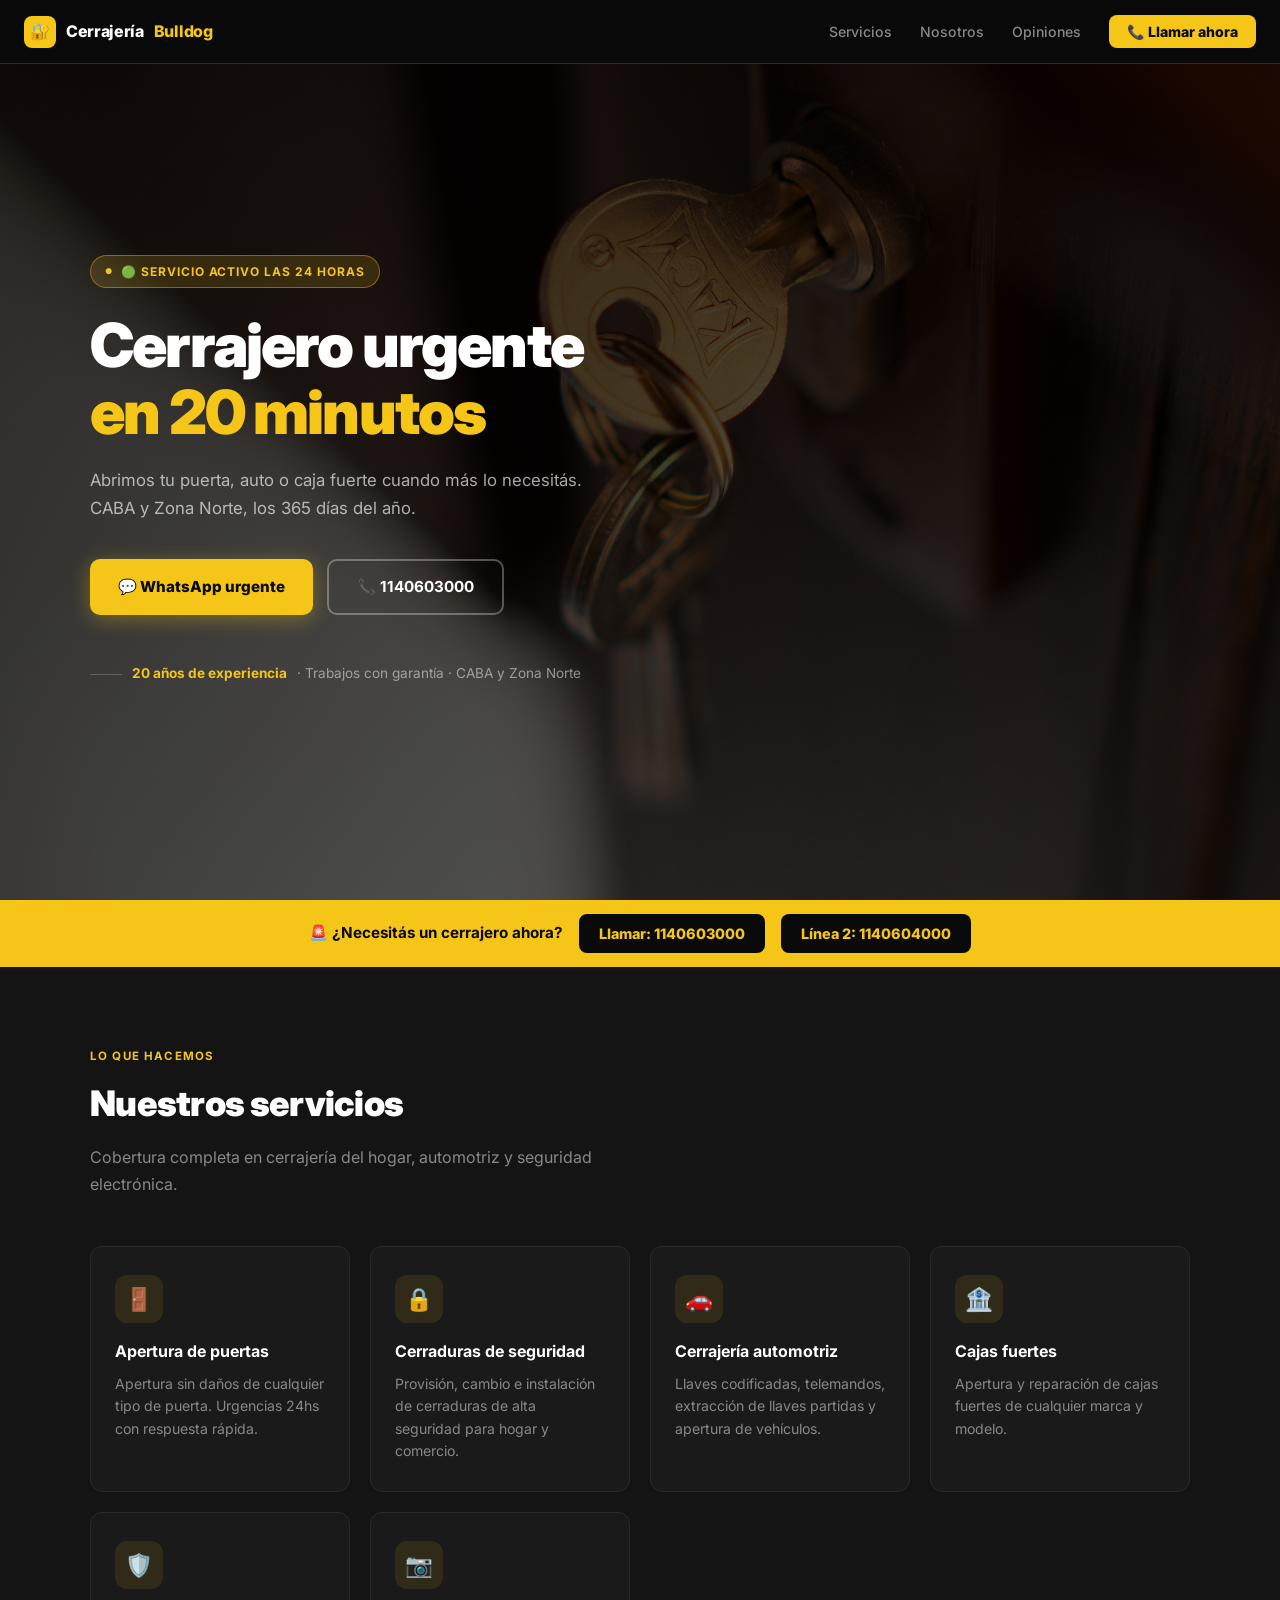
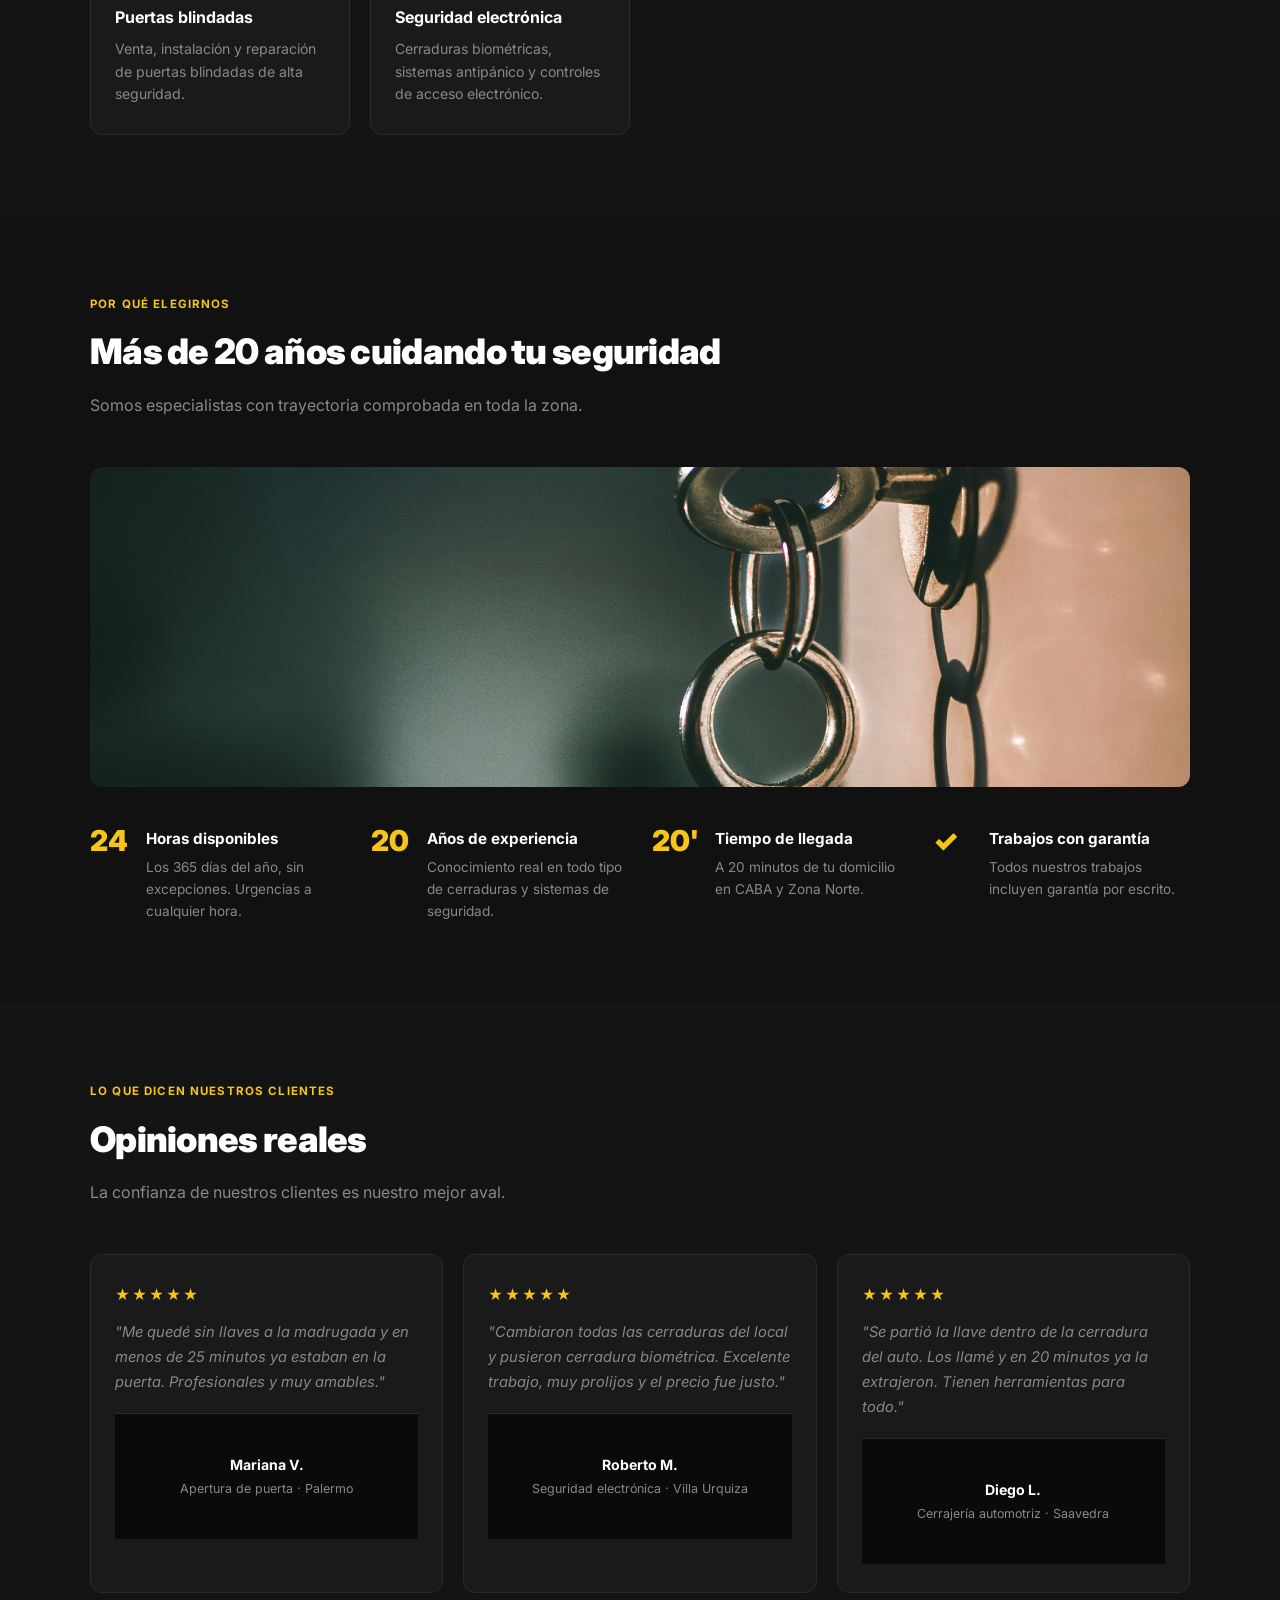
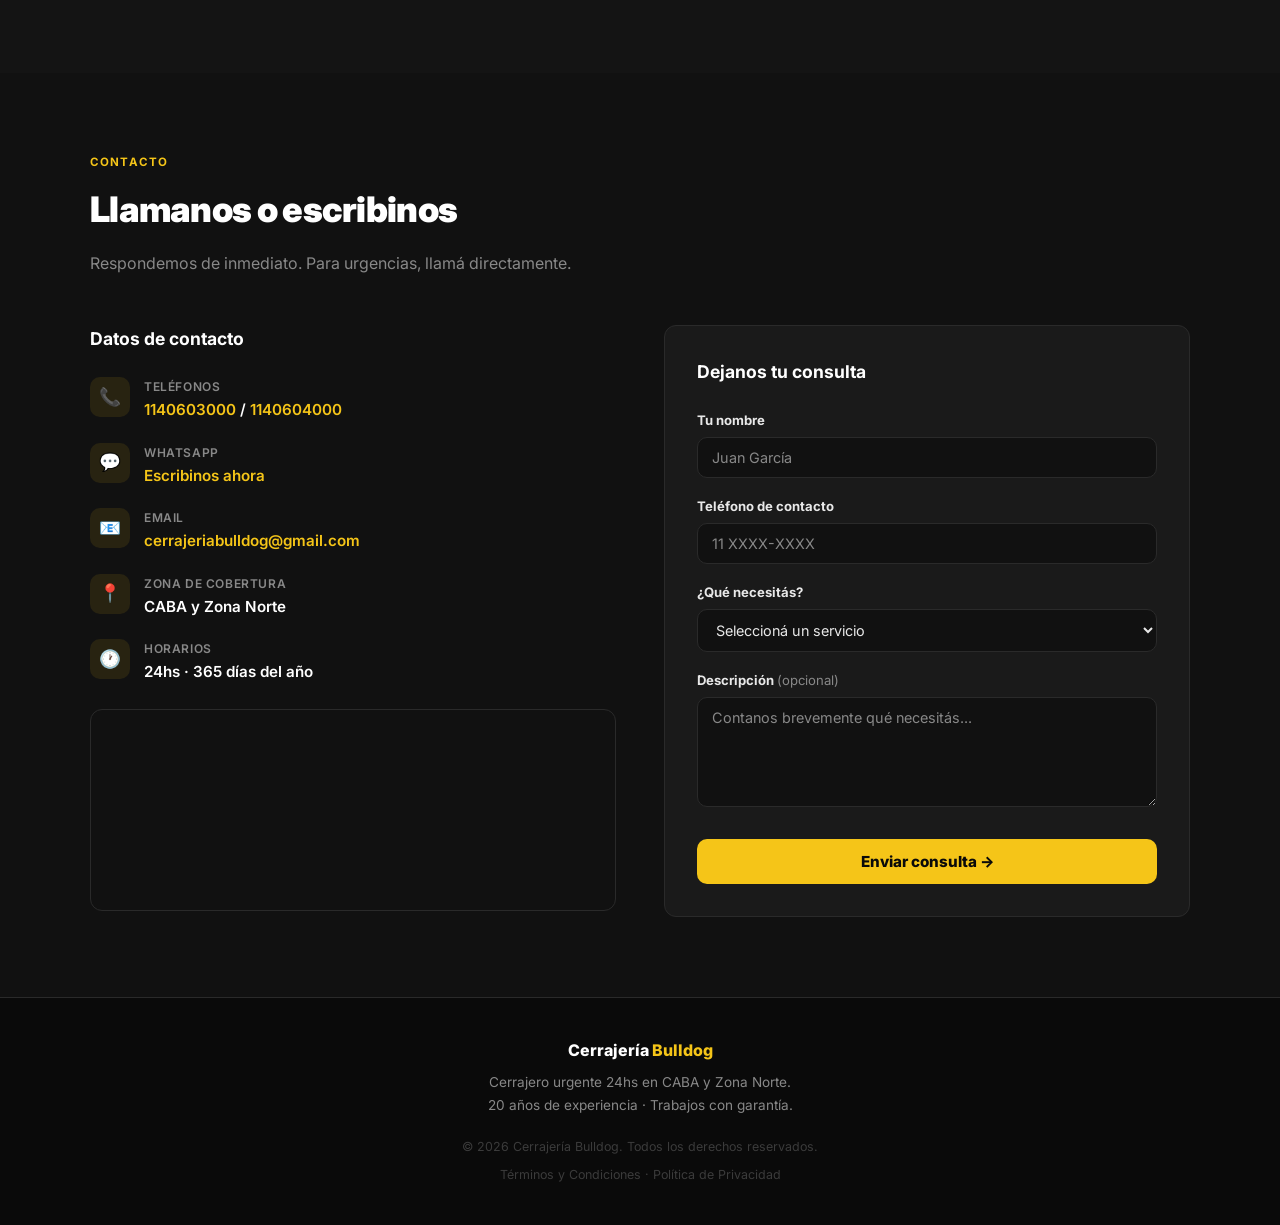
<file: index.html>
<!DOCTYPE html>
<html lang="es-AR">
<head>
  <meta charset="UTF-8" />
  <meta name="viewport" content="width=device-width, initial-scale=1" />

  <!-- SEO -->
  <title>Cerrajería Bulldog | Cerrajero 24hs en CABA y Zona Norte</title>
  <meta name="description" content="Cerrajería Bulldog — cerrajero urgente 24hs en CABA y Zona Norte. Apertura de puertas, cajas fuertes, cerrajería automotriz y seguridad electrónica. A 20 minutos de tu casa." />
  <meta name="robots" content="index, follow" />
  <link rel="canonical" href="https://cerrajeria-bulldog.vercel.app/" />

  <!-- Open Graph -->
  <meta property="og:type" content="website" />
  <meta property="og:url" content="https://cerrajeria-bulldog.vercel.app/" />
  <meta property="og:title" content="Cerrajería Bulldog | Cerrajero 24hs CABA y Zona Norte" />
  <meta property="og:description" content="Cerrajero urgente 24hs. Apertura de puertas, cajas fuertes, automotriz y seguridad electrónica. 20 años de experiencia." />
  <meta property="og:locale" content="es_AR" />

  <!-- Twitter Card -->
  <meta name="twitter:card" content="summary_large_image" />
  <meta name="twitter:title" content="Cerrajería Bulldog | 24hs CABA" />
  <meta name="twitter:description" content="Cerrajero urgente 24hs en CABA y Zona Norte. Apertura de puertas, cajas fuertes y más." />

  <!-- Fuentes -->
  <link rel="preconnect" href="https://fonts.googleapis.com" />
  <link rel="preconnect" href="https://fonts.gstatic.com" crossorigin />
  <link href="https://fonts.googleapis.com/css2?family=Inter:wght@400;500;600;700;800;900&display=swap" rel="stylesheet" />

  <!-- CSS -->
  <link rel="preload" href="css/styles.css" as="style" />
  <link rel="stylesheet" href="css/styles.css" />

  <!-- Schema.org -->
  <script type="application/ld+json">
  {
    "@context": "https://schema.org",
    "@type": "Locksmith",
    "name": "Cerrajería Bulldog",
    "description": "Cerrajero urgente 24hs en CABA y Zona Norte. Apertura de puertas, cajas fuertes, cerrajería automotriz y seguridad electrónica.",
    "url": "https://cerrajeria-bulldog.vercel.app",
    "telephone": "+5491140603000",
    "email": "cerrajeriabulldog@gmail.com",
    "address": {
      "@type": "PostalAddress",
      "streetAddress": "William Morris 306",
      "addressLocality": "Villa Martelli, Vicente López",
      "addressCountry": "AR"
    },
    "openingHoursSpecification": {
      "@type": "OpeningHoursSpecification",
      "dayOfWeek": ["Monday","Tuesday","Wednesday","Thursday","Friday","Saturday","Sunday"],
      "opens": "00:00",
      "closes": "23:59"
    },
    "priceRange": "$$",
    "areaServed": ["Ciudad Autónoma de Buenos Aires", "Zona Norte GBA"]
  }
  </script>
</head>
<body>

  <a href="#main" class="skip-link">Saltar al contenido principal</a>

  <!-- NAVBAR -->
  <header>
    <nav class="navbar" aria-label="Navegación principal">
      <a href="/" class="navbar-brand" aria-label="Cerrajería Bulldog - Inicio">
        <div class="brand-icon" aria-hidden="true">🔐</div>
        Cerrajería <span style="color:#f5c518">Bulldog</span>
      </a>
      <button class="nav-toggle" aria-expanded="false" aria-controls="nav-menu" aria-label="Abrir menú" onclick="toggleMenu(this)">☰</button>
      <ul class="nav-links" id="nav-menu" role="list">
        <li><a href="#servicios">Servicios</a></li>
        <li><a href="#nosotros">Nosotros</a></li>
        <li><a href="#testimonios">Opiniones</a></li>
        <li><a href="tel:+5491140603000" class="nav-cta">📞 Llamar ahora</a></li>
      </ul>
    </nav>
  </header>

  <main id="main">

    <!-- HERO -->
    <section class="hero" aria-labelledby="hero-title">
      <div class="hero-inner">
        <div class="hero-badge">🟢 Servicio activo las 24 horas</div>
        <h1 id="hero-title">
          Cerrajero urgente<br />
          <em>en 20 minutos</em>
        </h1>
        <p class="hero-desc">
          Abrimos tu puerta, auto o caja fuerte cuando más lo necesitás. CABA y Zona Norte, los 365 días del año.
        </p>
        <div class="hero-actions">
          <a href="https://wa.me/5491140603000?text=Hola%2C%20necesito%20un%20cerrajero%20urgente" class="btn btn-primary" target="_blank" rel="noopener noreferrer" aria-label="Contactar por WhatsApp">
            💬 WhatsApp urgente
          </a>
          <a href="tel:+5491140603000" class="btn btn-outline">
            📞 1140603000
          </a>
        </div>
        <div class="hero-urgencia">
          <strong>20 años de experiencia</strong> · Trabajos con garantía · CABA y Zona Norte
        </div>
      </div>
    </section>

    <!-- URGENCIA BAR -->
    <div class="urgencia-bar" role="banner" aria-label="Línea de emergencia 24hs">
      <p>🚨 ¿Necesitás un cerrajero ahora?</p>
      <a href="tel:+5491140603000">Llamar: 1140603000</a>
      <a href="tel:+5491140604000">Línea 2: 1140604000</a>
    </div>

    <!-- SERVICIOS -->
    <section id="servicios" aria-labelledby="servicios-title">
      <div class="container">
        <p class="section-tag" aria-hidden="true">Lo que hacemos</p>
        <h2 class="section-title" id="servicios-title">Nuestros servicios</h2>
        <p class="section-desc">Cobertura completa en cerrajería del hogar, automotriz y seguridad electrónica.</p>
        <div class="services-grid">

          <article class="service-card">
            <div class="service-icon" aria-hidden="true">🚪</div>
            <h3>Apertura de puertas</h3>
            <p>Apertura sin daños de cualquier tipo de puerta. Urgencias 24hs con respuesta rápida.</p>
          </article>

          <article class="service-card">
            <div class="service-icon" aria-hidden="true">🔒</div>
            <h3>Cerraduras de seguridad</h3>
            <p>Provisión, cambio e instalación de cerraduras de alta seguridad para hogar y comercio.</p>
          </article>

          <article class="service-card">
            <div class="service-icon" aria-hidden="true">🚗</div>
            <h3>Cerrajería automotriz</h3>
            <p>Llaves codificadas, telemandos, extracción de llaves partidas y apertura de vehículos.</p>
          </article>

          <article class="service-card">
            <div class="service-icon" aria-hidden="true">🏦</div>
            <h3>Cajas fuertes</h3>
            <p>Apertura y reparación de cajas fuertes de cualquier marca y modelo.</p>
          </article>

          <article class="service-card">
            <div class="service-icon" aria-hidden="true">🛡️</div>
            <h3>Puertas blindadas</h3>
            <p>Venta, instalación y reparación de puertas blindadas de alta seguridad.</p>
          </article>

          <article class="service-card">
            <div class="service-icon" aria-hidden="true">📷</div>
            <h3>Seguridad electrónica</h3>
            <p>Cerraduras biométricas, sistemas antipánico y controles de acceso electrónico.</p>
          </article>

        </div>
      </div>
    </section>

    <!-- POR QUÉ NOSOTROS -->
    <section id="nosotros" aria-labelledby="nosotros-title">
      <div class="container">
        <p class="section-tag" aria-hidden="true">Por qué elegirnos</p>
        <h2 class="section-title" id="nosotros-title">Más de 20 años cuidando tu seguridad</h2>
        <p class="section-desc">Somos especialistas con trayectoria comprobada en toda la zona.</p>
        <div class="nosotros-img-wrap">
          <img src="img/llaves.jpg" alt="Llaves y cerradura – trabajo artesanal de Cerrajería Bulldog" width="1200" height="600" loading="lazy" />
        </div>
        <div class="features-grid">

          <div class="feature-item">
            <div class="feature-num">24</div>
            <div>
              <h3>Horas disponibles</h3>
              <p>Los 365 días del año, sin excepciones. Urgencias a cualquier hora.</p>
            </div>
          </div>

          <div class="feature-item">
            <div class="feature-num">20</div>
            <div>
              <h3>Años de experiencia</h3>
              <p>Conocimiento real en todo tipo de cerraduras y sistemas de seguridad.</p>
            </div>
          </div>

          <div class="feature-item">
            <div class="feature-num">20'</div>
            <div>
              <h3>Tiempo de llegada</h3>
              <p>A 20 minutos de tu domicilio en CABA y Zona Norte.</p>
            </div>
          </div>

          <div class="feature-item">
            <div class="feature-num">✓</div>
            <div>
              <h3>Trabajos con garantía</h3>
              <p>Todos nuestros trabajos incluyen garantía por escrito.</p>
            </div>
          </div>

        </div>
      </div>
    </section>

    <!-- TESTIMONIOS -->
    <section id="testimonios" aria-labelledby="testimonios-title">
      <div class="container">
        <p class="section-tag" aria-hidden="true">Lo que dicen nuestros clientes</p>
        <h2 class="section-title" id="testimonios-title">Opiniones reales</h2>
        <p class="section-desc">La confianza de nuestros clientes es nuestro mejor aval.</p>
        <div class="testimonials-grid">

          <article class="testimonial-card">
            <div class="stars" aria-label="5 estrellas">★★★★★</div>
            <blockquote class="testimonial-text">
              "Me quedé sin llaves a la madrugada y en menos de 25 minutos ya estaban en la puerta. Profesionales y muy amables."
            </blockquote>
            <footer>
              <div class="testimonial-author">Mariana V.</div>
              <div class="testimonial-detail">Apertura de puerta · Palermo</div>
            </footer>
          </article>

          <article class="testimonial-card">
            <div class="stars" aria-label="5 estrellas">★★★★★</div>
            <blockquote class="testimonial-text">
              "Cambiaron todas las cerraduras del local y pusieron cerradura biométrica. Excelente trabajo, muy prolijos y el precio fue justo."
            </blockquote>
            <footer>
              <div class="testimonial-author">Roberto M.</div>
              <div class="testimonial-detail">Seguridad electrónica · Villa Urquiza</div>
            </footer>
          </article>

          <article class="testimonial-card">
            <div class="stars" aria-label="5 estrellas">★★★★★</div>
            <blockquote class="testimonial-text">
              "Se partió la llave dentro de la cerradura del auto. Los llamé y en 20 minutos ya la extrajeron. Tienen herramientas para todo."
            </blockquote>
            <footer>
              <div class="testimonial-author">Diego L.</div>
              <div class="testimonial-detail">Cerrajería automotriz · Saavedra</div>
            </footer>
          </article>

        </div>
      </div>
    </section>

    <!-- CONTACTO -->
    <section id="contacto" aria-labelledby="contacto-title">
      <div class="container">
        <p class="section-tag" aria-hidden="true">Contacto</p>
        <h2 class="section-title" id="contacto-title">Llamanos o escribinos</h2>
        <p class="section-desc">Respondemos de inmediato. Para urgencias, llamá directamente.</p>

        <div class="contact-grid">

          <div class="contact-info">
            <h3>Datos de contacto</h3>

            <div class="contact-item">
              <div class="contact-item-icon" aria-hidden="true">📞</div>
              <div>
                <div class="contact-item-label">Teléfonos</div>
                <div class="contact-item-value">
                  <a href="tel:+5491140603000">1140603000</a> /
                  <a href="tel:+5491140604000">1140604000</a>
                </div>
              </div>
            </div>

            <div class="contact-item">
              <div class="contact-item-icon" aria-hidden="true">💬</div>
              <div>
                <div class="contact-item-label">WhatsApp</div>
                <div class="contact-item-value">
                  <a href="https://wa.me/5491140603000?text=Hola%2C%20necesito%20un%20cerrajero" target="_blank" rel="noopener noreferrer">Escribinos ahora</a>
                </div>
              </div>
            </div>

            <div class="contact-item">
              <div class="contact-item-icon" aria-hidden="true">📧</div>
              <div>
                <div class="contact-item-label">Email</div>
                <div class="contact-item-value">
                  <a href="mailto:cerrajeriabulldog@gmail.com">cerrajeriabulldog@gmail.com</a>
                </div>
              </div>
            </div>

            <div class="contact-item">
              <div class="contact-item-icon" aria-hidden="true">📍</div>
              <div>
                <div class="contact-item-label">Zona de cobertura</div>
                <div class="contact-item-value">CABA y Zona Norte</div>
              </div>
            </div>

            <div class="contact-item">
              <div class="contact-item-icon" aria-hidden="true">🕐</div>
              <div>
                <div class="contact-item-label">Horarios</div>
                <div class="contact-item-value">24hs · 365 días del año</div>
              </div>
            </div>

            <div class="map-container">
              <iframe
                title="Zona de cobertura Cerrajería Bulldog"
                src="https://www.google.com/maps/embed?pb=!1m18!1m12!1m3!1d52570!2d-58.4897!3d-34.5500!2m3!1f0!2f0!3f0!3m2!1i1024!2i768!4f13.1!3m3!1m2!1s0x95bcb5d41f8e1b1d%3A0x1!2sVilla+Martelli%2C+Vicente+L%C3%B3pez!5e0!3m2!1ses!2sar!4v1"
                loading="lazy" allowfullscreen referrerpolicy="no-referrer-when-downgrade"
                aria-label="Zona de cobertura Cerrajería Bulldog"
              ></iframe>
            </div>
          </div>

          <div class="contact-form">
            <h3>Dejanos tu consulta</h3>
            <form action="https://formspree.io/f/xojroeyj" method="POST" novalidate aria-label="Formulario de contacto">

              <div class="form-group">
                <label for="nombre">Tu nombre</label>
                <input type="text" id="nombre" name="nombre" placeholder="Juan García" required autocomplete="name" aria-required="true" />
              </div>

              <div class="form-group">
                <label for="telefono">Teléfono de contacto</label>
                <input type="tel" id="telefono" name="telefono" placeholder="11 XXXX-XXXX" required autocomplete="tel" aria-required="true" />
              </div>

              <div class="form-group">
                <label for="servicio">¿Qué necesitás?</label>
                <select id="servicio" name="servicio" required aria-required="true">
                  <option value="" disabled selected>Seleccioná un servicio</option>
                  <option value="apertura-urgente">Apertura urgente</option>
                  <option value="cambio-cerradura">Cambio de cerradura</option>
                  <option value="automotriz">Cerrajería automotriz</option>
                  <option value="caja-fuerte">Caja fuerte</option>
                  <option value="puerta-blindada">Puerta blindada</option>
                  <option value="seguridad-electronica">Seguridad electrónica</option>
                  <option value="otro">Otro</option>
                </select>
              </div>

              <div class="form-group">
                <label for="mensaje">Descripción <span style="font-weight:400;color:#888888">(opcional)</span></label>
                <textarea id="mensaje" name="mensaje" placeholder="Contanos brevemente qué necesitás..."></textarea>
              </div>

              <button type="submit" class="btn-form">Enviar consulta →</button>
            </form>
          </div>

        </div>
      </div>
    </section>

  </main>

  <!-- FOOTER -->
  <footer>
    <div class="footer-inner">
      <div class="footer-brand">Cerrajería <span>Bulldog</span></div>
      <p class="footer-text">
        Cerrajero urgente 24hs en CABA y Zona Norte.<br />
        20 años de experiencia · Trabajos con garantía.
      </p>
      <p class="footer-copy">© 2026 Cerrajería Bulldog. Todos los derechos reservados.</p>
      <p class="footer-copy" style="margin-top:8px;">
        <a href="terminos.html" style="color:inherit;">Términos y Condiciones</a> · <a href="privacidad.html" style="color:inherit;">Política de Privacidad</a>
      </p>
    </div>
  </footer>

  <script defer>
    function toggleMenu(btn) {
      const menu = document.getElementById('nav-menu');
      const open = menu.classList.toggle('open');
      btn.setAttribute('aria-expanded', open);
      btn.textContent = open ? '✕' : '☰';
    }
    document.querySelectorAll('.nav-links a').forEach(link => {
      link.addEventListener('click', () => {
        document.getElementById('nav-menu').classList.remove('open');
        document.querySelector('.nav-toggle').setAttribute('aria-expanded', 'false');
        document.querySelector('.nav-toggle').textContent = '☰';
      });
    });
  </script>

</body>
</html>
</file>
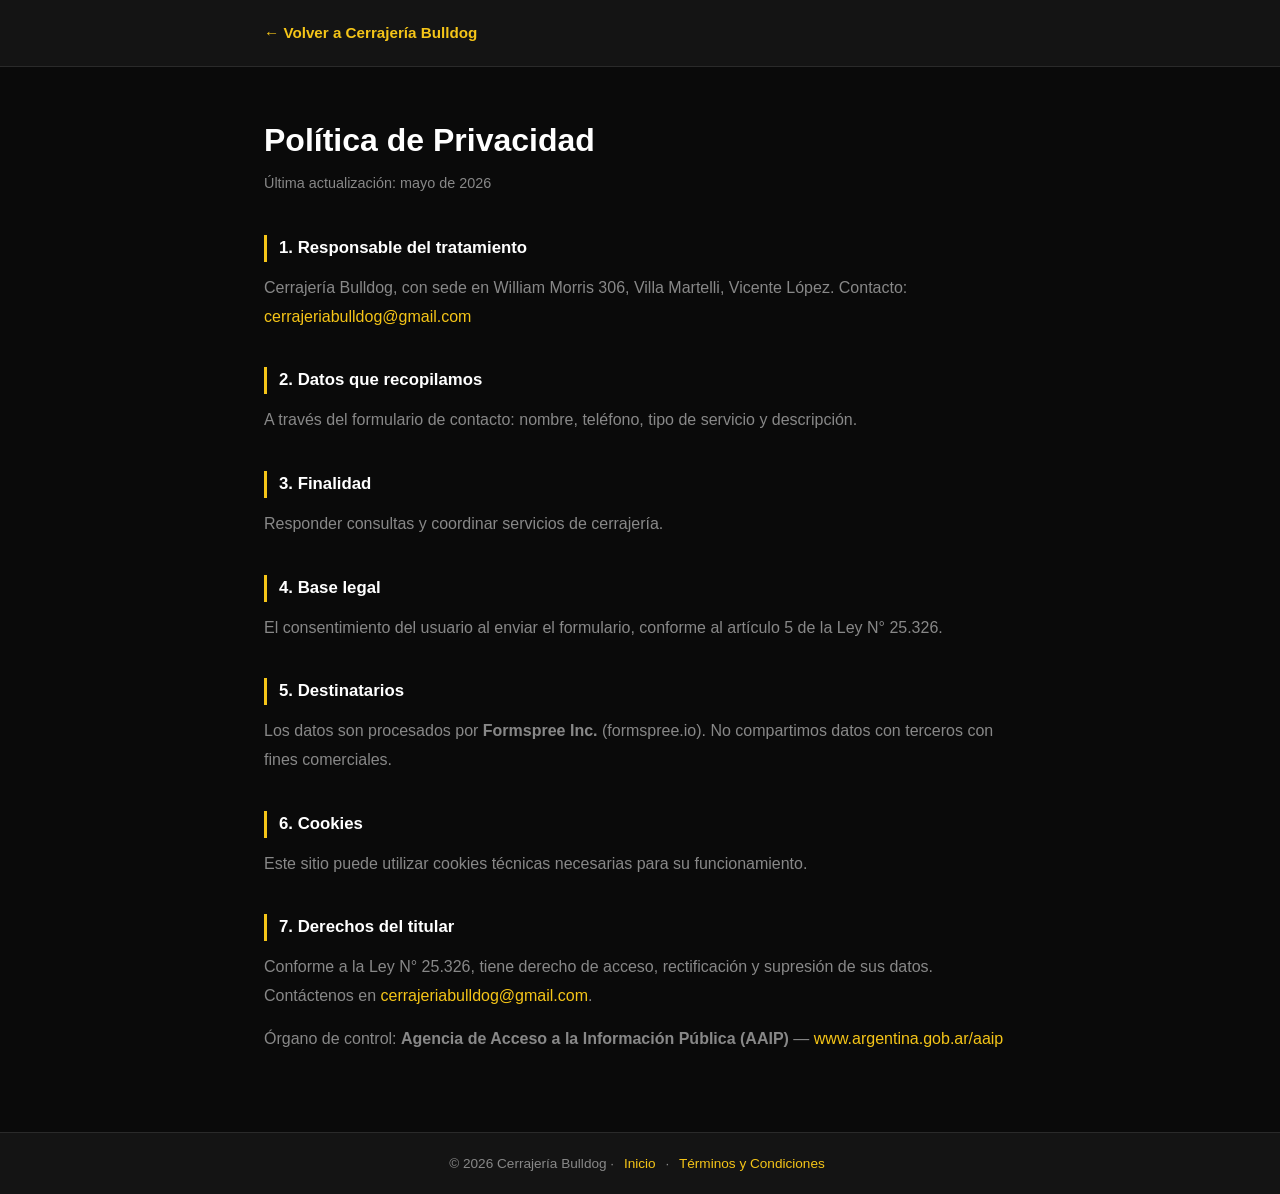
<file: privacidad.html>
<!DOCTYPE html>
<html lang="es-AR">
<head>
  <meta charset="UTF-8" /><meta name="viewport" content="width=device-width, initial-scale=1" />
  <title>Política de Privacidad | Cerrajería Bulldog</title>
  <meta name="robots" content="noindex, nofollow" />
  <link rel="stylesheet" href="css/styles.css" />
  <style>
    body{background:#0a0a0a}
    .legal-header{background:#141414;border-bottom:1px solid #2a2a2a;padding:20px 0}
    .legal-header-inner{max-width:800px;margin:0 auto;padding:0 24px}
    .legal-header a{color:#f5c518;text-decoration:none;font-weight:600;font-size:.95rem}
    .legal-content{max-width:800px;margin:0 auto;padding:48px 24px 64px}
    .legal-content h1{font-size:2rem;font-weight:900;color:#fff;margin-bottom:6px}
    .legal-content .update-date{color:#888;font-size:.9rem;margin-bottom:40px;display:block}
    .legal-content h2{font-size:1.05rem;font-weight:700;color:#fff;margin:36px 0 12px;border-left:3px solid #f5c518;padding-left:12px}
    .legal-content p{color:#888;line-height:1.8;margin-bottom:14px}
    .legal-content a{color:#f5c518}
    .legal-footer-bar{background:#141414;border-top:1px solid #2a2a2a;color:#888;text-align:center;padding:20px 24px;font-size:.85rem}
    .legal-footer-bar a{color:#f5c518;margin:0 6px}
  </style>
</head>
<body>
  <header class="legal-header"><div class="legal-header-inner"><a href="index.html">← Volver a Cerrajería Bulldog</a></div></header>
  <main class="legal-content">
    <h1>Política de Privacidad</h1>
    <span class="update-date">Última actualización: mayo de 2026</span>
    <h2>1. Responsable del tratamiento</h2>
    <p>Cerrajería Bulldog, con sede en William Morris 306, Villa Martelli, Vicente López. Contacto: <a href="mailto:cerrajeriabulldog@gmail.com">cerrajeriabulldog@gmail.com</a></p>
    <h2>2. Datos que recopilamos</h2>
    <p>A través del formulario de contacto: nombre, teléfono, tipo de servicio y descripción.</p>
    <h2>3. Finalidad</h2>
    <p>Responder consultas y coordinar servicios de cerrajería.</p>
    <h2>4. Base legal</h2>
    <p>El consentimiento del usuario al enviar el formulario, conforme al artículo 5 de la Ley N° 25.326.</p>
    <h2>5. Destinatarios</h2>
    <p>Los datos son procesados por <strong>Formspree Inc.</strong> (formspree.io). No compartimos datos con terceros con fines comerciales.</p>
    <h2>6. Cookies</h2>
    <p>Este sitio puede utilizar cookies técnicas necesarias para su funcionamiento.</p>
    <h2>7. Derechos del titular</h2>
    <p>Conforme a la Ley N° 25.326, tiene derecho de acceso, rectificación y supresión de sus datos. Contáctenos en <a href="mailto:cerrajeriabulldog@gmail.com">cerrajeriabulldog@gmail.com</a>.</p>
    <p>Órgano de control: <strong>Agencia de Acceso a la Información Pública (AAIP)</strong> — <a href="https://www.argentina.gob.ar/aaip" target="_blank" rel="noopener noreferrer">www.argentina.gob.ar/aaip</a></p>
  </main>
  <footer class="legal-footer-bar"><p>© 2026 Cerrajería Bulldog · <a href="index.html">Inicio</a> · <a href="terminos.html">Términos y Condiciones</a></p></footer>
</body>
</html>
</file>
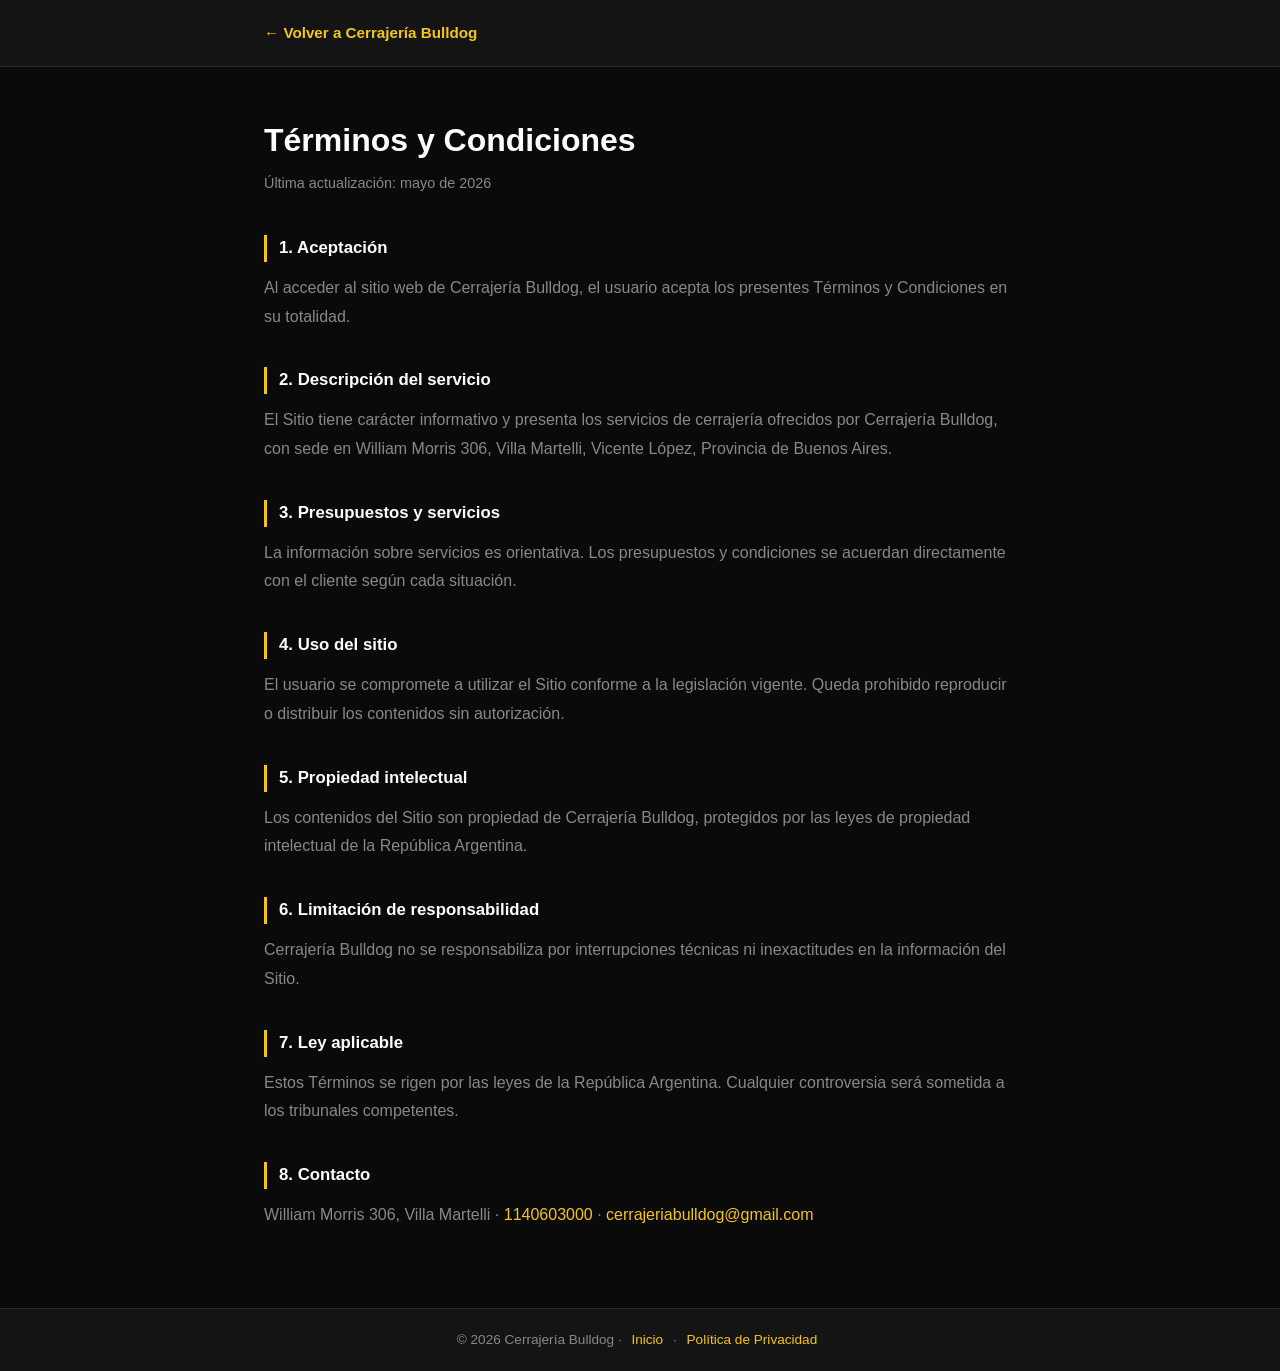
<file: terminos.html>
<!DOCTYPE html>
<html lang="es-AR">
<head>
  <meta charset="UTF-8" /><meta name="viewport" content="width=device-width, initial-scale=1" />
  <title>Términos y Condiciones | Cerrajería Bulldog</title>
  <meta name="robots" content="noindex, nofollow" />
  <link rel="stylesheet" href="css/styles.css" />
  <style>
    body{background:#0a0a0a}
    .legal-header{background:#141414;border-bottom:1px solid #2a2a2a;padding:20px 0}
    .legal-header-inner{max-width:800px;margin:0 auto;padding:0 24px}
    .legal-header a{color:#f5c518;text-decoration:none;font-weight:600;font-size:.95rem}
    .legal-content{max-width:800px;margin:0 auto;padding:48px 24px 64px}
    .legal-content h1{font-size:2rem;font-weight:900;color:#fff;margin-bottom:6px}
    .legal-content .update-date{color:#888;font-size:.9rem;margin-bottom:40px;display:block}
    .legal-content h2{font-size:1.05rem;font-weight:700;color:#fff;margin:36px 0 12px;border-left:3px solid #f5c518;padding-left:12px}
    .legal-content p{color:#888;line-height:1.8;margin-bottom:14px}
    .legal-content a{color:#f5c518}
    .legal-footer-bar{background:#141414;border-top:1px solid #2a2a2a;color:#888;text-align:center;padding:20px 24px;font-size:.85rem}
    .legal-footer-bar a{color:#f5c518;margin:0 6px}
  </style>
</head>
<body>
  <header class="legal-header"><div class="legal-header-inner"><a href="index.html">← Volver a Cerrajería Bulldog</a></div></header>
  <main class="legal-content">
    <h1>Términos y Condiciones</h1>
    <span class="update-date">Última actualización: mayo de 2026</span>
    <h2>1. Aceptación</h2>
    <p>Al acceder al sitio web de Cerrajería Bulldog, el usuario acepta los presentes Términos y Condiciones en su totalidad.</p>
    <h2>2. Descripción del servicio</h2>
    <p>El Sitio tiene carácter informativo y presenta los servicios de cerrajería ofrecidos por Cerrajería Bulldog, con sede en William Morris 306, Villa Martelli, Vicente López, Provincia de Buenos Aires.</p>
    <h2>3. Presupuestos y servicios</h2>
    <p>La información sobre servicios es orientativa. Los presupuestos y condiciones se acuerdan directamente con el cliente según cada situación.</p>
    <h2>4. Uso del sitio</h2>
    <p>El usuario se compromete a utilizar el Sitio conforme a la legislación vigente. Queda prohibido reproducir o distribuir los contenidos sin autorización.</p>
    <h2>5. Propiedad intelectual</h2>
    <p>Los contenidos del Sitio son propiedad de Cerrajería Bulldog, protegidos por las leyes de propiedad intelectual de la República Argentina.</p>
    <h2>6. Limitación de responsabilidad</h2>
    <p>Cerrajería Bulldog no se responsabiliza por interrupciones técnicas ni inexactitudes en la información del Sitio.</p>
    <h2>7. Ley aplicable</h2>
    <p>Estos Términos se rigen por las leyes de la República Argentina. Cualquier controversia será sometida a los tribunales competentes.</p>
    <h2>8. Contacto</h2>
    <p>William Morris 306, Villa Martelli · <a href="tel:+5491140603000">1140603000</a> · <a href="mailto:cerrajeriabulldog@gmail.com">cerrajeriabulldog@gmail.com</a></p>
  </main>
  <footer class="legal-footer-bar"><p>© 2026 Cerrajería Bulldog · <a href="index.html">Inicio</a> · <a href="privacidad.html">Política de Privacidad</a></p></footer>
</body>
</html>
</file>
<file: css/styles.css>
/* ── RESET & BASE ── */
*, *::before, *::after { box-sizing: border-box; margin: 0; padding: 0; }

:root {
  --primary: #0a0a0a;
  --primary-light: #141414;
  --accent: #f5c518;
  --accent-dark: #d4a800;
  /* variables hardcodeadas por compatibilidad */
  --bg: #111111;
  --card: #1a1a1a;
  --white: #ffffff;
  --text: #e8e8e8;
  --text-muted: #888888;
  --border: #2a2a2a;
  --radius: 12px;
  --shadow: 0 2px 16px rgba(0,0,0,0.4);
  --shadow-lg: 0 8px 40px rgba(0,0,0,0.6);
}

html { scroll-behavior: smooth; font-size: 16px; }

body {
  font-family: 'Inter', sans-serif;
  background: #111111;
  color: #e8e8e8;
  line-height: 1.6;
}

img { max-width: 100%; height: auto; display: block; }
a { color: inherit; text-decoration: none; }

/* ── SKIP LINK ── */
.skip-link {
  position: absolute; top: -100px; left: 16px;
  background: #f5c518; color: #0a0a0a;
  padding: 10px 20px; border-radius: 0 0 8px 8px;
  font-weight: 700; z-index: 9999; transition: top 0.2s;
}
.skip-link:focus { top: 0; }

/* ── NAVBAR ── */
.navbar {
  position: fixed; top: 0; left: 0; right: 0;
  background: rgba(10,10,10,0.96);
  backdrop-filter: blur(8px);
  z-index: 100; padding: 0 24px; height: 64px;
  display: flex; align-items: center; justify-content: space-between;
  border-bottom: 1px solid #2a2a2a;
}

.navbar-brand {
  font-size: 1rem; font-weight: 800; color: #ffffff;
  letter-spacing: -0.02em; display: flex; align-items: center; gap: 10px;
}
.navbar-brand .brand-icon {
  width: 32px; height: 32px; background: #f5c518;
  border-radius: 8px; display: flex; align-items: center;
  justify-content: center; font-size: 1rem; color: #0a0a0a;
}

.nav-links { display: flex; gap: 28px; list-style: none; }
.nav-links a {
  color: #888888; font-size: 0.88rem; font-weight: 500;
  transition: color 0.2s; padding: 4px 0;
  border-bottom: 2px solid transparent;
}
.nav-links a:hover, .nav-links a:focus {
  color: #ffffff; border-bottom-color: #f5c518; outline: none;
}

.nav-cta {
  background: #f5c518 !important; color: #0a0a0a !important;
  padding: 8px 18px !important; border-radius: 8px !important;
  border-bottom: none !important; font-weight: 800 !important;
}
.nav-cta:hover { background: #d4a800 !important; }

.nav-toggle {
  display: none; background: none; border: none;
  color: #ffffff; font-size: 1.4rem; cursor: pointer; padding: 4px;
}

/* ── HERO ── */
.hero {
  min-height: 100vh;
  background: linear-gradient(135deg, rgba(0,0,0,0.85) 0%, rgba(0,0,0,0.6) 100%),
              url('../img/hero.jpg') center/cover no-repeat;
  display: flex; align-items: center;
  padding: 100px 24px 60px;
  position: relative;
}

.hero-inner { max-width: 1100px; margin: 0 auto; width: 100%; }

.hero-badge {
  display: inline-flex; align-items: center; gap: 8px;
  background: rgba(245,197,24,0.15);
  border: 1px solid rgba(245,197,24,0.4);
  color: #f5c518;
  font-size: 0.75rem; font-weight: 700;
  letter-spacing: 0.08em; text-transform: uppercase;
  padding: 6px 14px; border-radius: 20px; margin-bottom: 24px;
}
.hero-badge::before { content: '●'; font-size: 0.5rem; animation: pulse 1.5s infinite; }
@keyframes pulse { 0%,100%{opacity:1} 50%{opacity:0.3} }

.hero h1 {
  font-size: clamp(2.2rem, 5.5vw, 3.8rem);
  font-weight: 900; color: #ffffff;
  line-height: 1.1; letter-spacing: -0.03em;
  margin-bottom: 20px; max-width: 720px;
}
.hero h1 em { color: #f5c518 !important; font-style: normal; }

.hero-desc {
  font-size: 1.05rem; color: rgba(255,255,255,0.65);
  max-width: 500px; margin-bottom: 36px; line-height: 1.7;
}

.hero-actions { display: flex; gap: 14px; flex-wrap: wrap; }

.btn {
  display: inline-flex; align-items: center; gap: 8px;
  padding: 14px 28px; border-radius: 10px;
  font-size: 0.95rem; font-weight: 700;
  font-family: 'Inter', sans-serif; cursor: pointer; border: none;
  transition: transform 0.15s, box-shadow 0.2s, background 0.2s;
  text-decoration: none;
}
.btn:focus { outline: 3px solid #f5c518; outline-offset: 3px; }
.btn:hover { transform: translateY(-2px); }

.btn-primary {
  background: #f5c518 !important; color: #0a0a0a !important;
  box-shadow: 0 4px 20px rgba(245,197,24,0.35);
  font-weight: 800;
}
.btn-primary:hover { background: #d4a800 !important; box-shadow: 0 6px 28px rgba(245,197,24,0.5); }

.btn-outline {
  background: transparent; color: #ffffff;
  border: 2px solid rgba(255,255,255,0.3);
}
.btn-outline:hover { border-color: #ffffff; background: rgba(255,255,255,0.06); }

.hero-urgencia {
  display: flex; align-items: center; gap: 10px;
  margin-top: 48px; color: rgba(255,255,255,0.5); font-size: 0.85rem;
}
.hero-urgencia strong { color: #f5c518; }
.hero-urgencia::before {
  content: ''; width: 32px; height: 1px; background: rgba(255,255,255,0.2);
}

/* ── SECCIONES ── */
section { padding: 80px 24px; }
.container { max-width: 1100px; margin: 0 auto; }

.section-tag {
  font-size: 0.72rem; font-weight: 700;
  text-transform: uppercase; letter-spacing: 0.1em;
  color: #f5c518; margin-bottom: 10px;
}
.section-title {
  font-size: clamp(1.6rem, 3vw, 2.2rem); font-weight: 900;
  color: #ffffff; letter-spacing: -0.02em; margin-bottom: 12px;
}
.section-desc {
  font-size: 1rem; color: #888888;
  max-width: 520px; line-height: 1.7; margin-bottom: 48px;
}

/* ── URGENCIA BANNER ── */
.urgencia-bar {
  background: #f5c518; padding: 14px 24px;
  display: flex; align-items: center; justify-content: center;
  gap: 16px; flex-wrap: wrap;
}
.urgencia-bar p {
  font-size: 0.95rem; font-weight: 700; color: #0a0a0a;
  display: flex; align-items: center; gap: 8px;
}
.urgencia-bar a {
  background: #0a0a0a; color: #f5c518;
  padding: 8px 20px; border-radius: 8px;
  font-weight: 800; font-size: 0.9rem;
  transition: background 0.2s;
}
.urgencia-bar a:hover { background: #222; }

/* ── SERVICIOS ── */
#servicios { background: #141414; }

.services-grid {
  display: grid;
  grid-template-columns: repeat(auto-fill, minmax(240px, 1fr));
  gap: 20px;
}

.service-card {
  background: #1a1a1a;
  border-radius: 12px;
  padding: 28px 24px;
  border: 1px solid #2a2a2a;
  transition: border-color 0.2s, box-shadow 0.2s, transform 0.2s;
}
.service-card:hover {
  border-color: #f5c518;
  box-shadow: 0 0 0 1px #f5c518, 0 2px 16px rgba(0,0,0,0.4);
  transform: translateY(-3px);
}

.service-icon {
  width: 48px; height: 48px;
  background: rgba(245,197,24,0.1);
  border-radius: 12px;
  display: flex; align-items: center; justify-content: center;
  font-size: 1.4rem; margin-bottom: 16px;
}

.service-card h3 { font-size: 1rem; font-weight: 700; color: #ffffff; margin-bottom: 8px; }
.service-card p { font-size: 0.88rem; color: #888888; line-height: 1.6; }

/* ── POR QUÉ NOSOTROS ── */
#nosotros { background: #111111; }

.nosotros-img-wrap {
  border-radius: 12px; overflow: hidden;
  margin-bottom: 40px; max-height: 320px;
}
.nosotros-img-wrap img {
  width: 100%; height: 320px; object-fit: cover; object-position: center 40%;
  display: block;
}

.features-grid {
  display: grid;
  grid-template-columns: repeat(auto-fill, minmax(220px, 1fr));
  gap: 24px;
}

.feature-item {
  display: flex; gap: 16px; align-items: flex-start;
}
.feature-num {
  font-size: 1.8rem; font-weight: 900; color: #f5c518;
  line-height: 1; flex-shrink: 0; min-width: 40px;
}
.feature-item h3 { font-size: 0.95rem; font-weight: 700; color: #ffffff; margin-bottom: 6px; }
.feature-item p { font-size: 0.85rem; color: #888888; line-height: 1.6; }

/* ── TESTIMONIOS ── */
#testimonios { background: #141414; }

.testimonials-grid {
  display: grid;
  grid-template-columns: repeat(auto-fill, minmax(280px, 1fr));
  gap: 20px;
}

.testimonial-card {
  background: #1a1a1a; border: 1px solid #2a2a2a;
  border-radius: 12px; padding: 28px 24px;
  transition: border-color 0.2s;
}
.testimonial-card:hover { border-color: rgba(245,197,24,0.3); }

.stars { color: #f5c518; font-size: 0.9rem; margin-bottom: 14px; letter-spacing: 2px; }
.testimonial-text {
  font-size: 0.92rem; color: #888888;
  line-height: 1.7; margin-bottom: 18px; font-style: italic;
}
.testimonial-author { font-weight: 700; color: #ffffff; font-size: 0.88rem; }
.testimonial-detail { font-size: 0.78rem; color: #888888; margin-top: 2px; }

/* ── CONTACTO ── */
#contacto { background: #111111; }

.contact-grid {
  display: grid; grid-template-columns: 1fr 1fr;
  gap: 48px; align-items: start;
}

.contact-info h3 { font-size: 1.1rem; font-weight: 700; color: #ffffff; margin-bottom: 24px; }

.contact-item {
  display: flex; align-items: flex-start;
  gap: 14px; margin-bottom: 20px;
}
.contact-item-icon {
  width: 40px; height: 40px;
  background: rgba(245,197,24,0.1);
  border-radius: 10px;
  display: flex; align-items: center; justify-content: center;
  font-size: 1.1rem; flex-shrink: 0;
}
.contact-item-label { font-size: 0.75rem; color: #888888; font-weight: 600; text-transform: uppercase; letter-spacing: 0.05em; }
.contact-item-value { font-size: 0.95rem; font-weight: 600; color: #ffffff; margin-top: 2px; }
.contact-item-value a { color: #f5c518; }
.contact-item-value a:hover { text-decoration: underline; }

.map-container { margin-top: 24px; border-radius: 12px; overflow: hidden; border: 1px solid #2a2a2a; }
.map-container iframe { display: block; width: 100%; height: 200px; border: none; }

/* FORMULARIO */
.contact-form { background: #1a1a1a; border-radius: 12px; padding: 32px; border: 1px solid #2a2a2a; }
.contact-form h3 { font-size: 1.1rem; font-weight: 700; color: #ffffff; margin-bottom: 24px; }

.form-group { margin-bottom: 18px; }
.form-group label {
  display: block; font-size: 0.82rem; font-weight: 700;
  color: #e8e8e8; margin-bottom: 6px;
}
.form-group input,
.form-group textarea,
.form-group select {
  width: 100%; padding: 11px 14px;
  border: 1px solid #2a2a2a; border-radius: 10px;
  font-family: 'Inter', sans-serif; font-size: 0.9rem;
  color: #e8e8e8; background: #111111;
  transition: border-color 0.2s, box-shadow 0.2s; outline: none;
}
.form-group input:focus,
.form-group textarea:focus,
.form-group select:focus {
  border-color: #f5c518;
  box-shadow: 0 0 0 3px rgba(245,197,24,0.12);
}
.form-group input::placeholder,
.form-group textarea::placeholder { color: #888888; }
.form-group textarea { min-height: 110px; resize: vertical; }

.btn-form {
  width: 100%; background: #f5c518; color: #0a0a0a;
  border: none; padding: 13px; border-radius: 10px;
  font-size: 0.95rem; font-weight: 800;
  font-family: 'Inter', sans-serif; cursor: pointer;
  transition: background 0.2s, transform 0.1s; margin-top: 6px;
}
.btn-form:hover { background: #d4a800; }
.btn-form:active { transform: scale(0.98); }

/* ── FOOTER ── */
footer {
  background: #0a0a0a; color: #888888;
  padding: 40px 24px; text-align: center;
  border-top: 1px solid #2a2a2a;
}
.footer-inner { max-width: 1100px; margin: 0 auto; }
.footer-brand { font-size: 1rem; font-weight: 800; color: #ffffff; margin-bottom: 8px; }
.footer-brand span { color: #f5c518; }
.footer-text { font-size: 0.85rem; line-height: 1.7; }
.footer-copy { font-size: 0.78rem; margin-top: 20px; color: rgba(255,255,255,0.2); }

/* ── RESPONSIVE ── */
@media (max-width: 768px) {
  .nav-links {
    display: none; flex-direction: column;
    position: absolute; top: 64px; left: 0; right: 0;
    background: #0a0a0a; padding: 16px 24px 24px; gap: 16px;
  }
  .nav-links.open { display: flex; }
  .nav-toggle { display: block; }
  .contact-grid { grid-template-columns: 1fr; }
}

@media (max-width: 480px) {
  section { padding: 60px 16px; }
  .hero { padding: 90px 16px 50px; }
}
</file>
